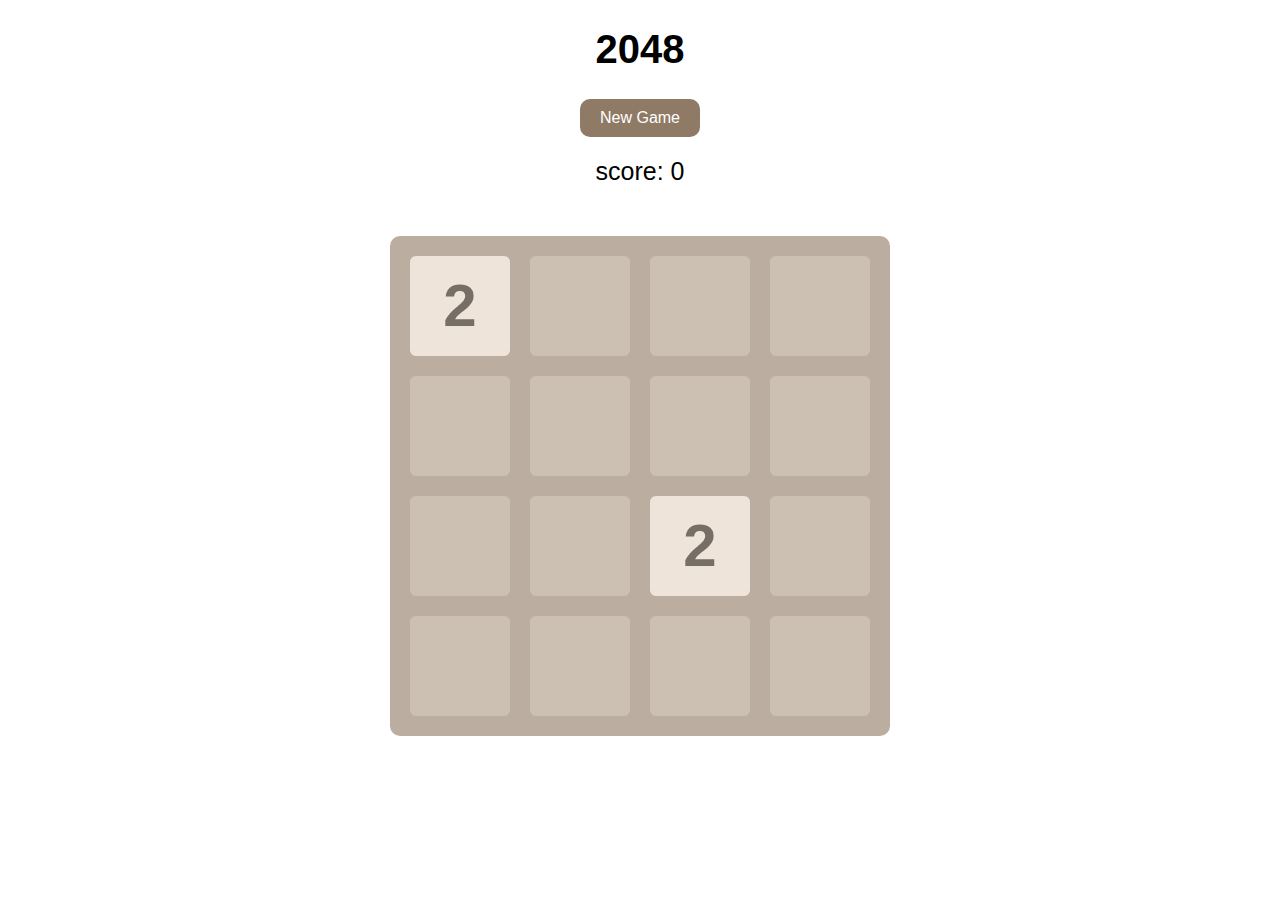
<file: web/2048/index.html>
<!DOCTYPE html>
<html>
<head>
    <meta charset="UTF-8">
    <title>网页版2048游戏</title>
    <link rel="stylesheet" type="text/css" href="2048.css">
    <script type="text/javascript" src="jquery-1.11.0.js"></script>
    <script type="text/javascript" src="support.js"></script>
    <script type="text/javascript" src="animation.js"></script>
    <script type="text/javascript" src="main.js"></script>
    <script type="text/javascript" src="game.js"></script>
</head>
<body>
<header>
    <h1>2048</h1>
    <a href="javascript:newgame();" id="newgamebutton">New Game</a>

    <p>score: <span id="score">0</span></p>
</header>

<div id="grid-container">
    <div class="grid-cell" id="grid-cell-0-0"></div>
    <div class="grid-cell" id="grid-cell-0-1"></div>
    <div class="grid-cell" id="grid-cell-0-2"></div>
    <div class="grid-cell" id="grid-cell-0-3"></div>

    <div class="grid-cell" id="grid-cell-1-0"></div>
    <div class="grid-cell" id="grid-cell-1-1"></div>
    <div class="grid-cell" id="grid-cell-1-2"></div>
    <div class="grid-cell" id="grid-cell-1-3"></div>

    <div class="grid-cell" id="grid-cell-2-0"></div>
    <div class="grid-cell" id="grid-cell-2-1"></div>
    <div class="grid-cell" id="grid-cell-2-2"></div>
    <div class="grid-cell" id="grid-cell-2-3"></div>

    <div class="grid-cell" id="grid-cell-3-0"></div>
    <div class="grid-cell" id="grid-cell-3-1"></div>
    <div class="grid-cell" id="grid-cell-3-2"></div>
    <div class="grid-cell" id="grid-cell-3-3"></div>
</div>
<script type='text/javascript'> 
    //禁用右键（防止右键查看源代码） 
    window.oncontextmenu=function(){return false;} 
    //禁止任何键盘敲击事件（防止F12和shift+ctrl+i调起开发者工具） 
    window.onkeydown = window.onkeyup = window.onkeypress = function () { 
    window.event.returnValue = false; 
        return false; 
    } 
    //如果用户在工具栏调起开发者工具，那么判断浏览器的可视高度和可视宽度是否有改变，如有改变则关闭本页面 
	//	var h = window.innerHeight,w=window.innerWidth; 
	//	window.onresize = function () { 
    //   if (h!= window.innerHeight||w!=window.innerWidth){ 
    //        window.close(); 
    //        window.location = "about:blank"; } } 
</script> 
</body>
</html>
</file>
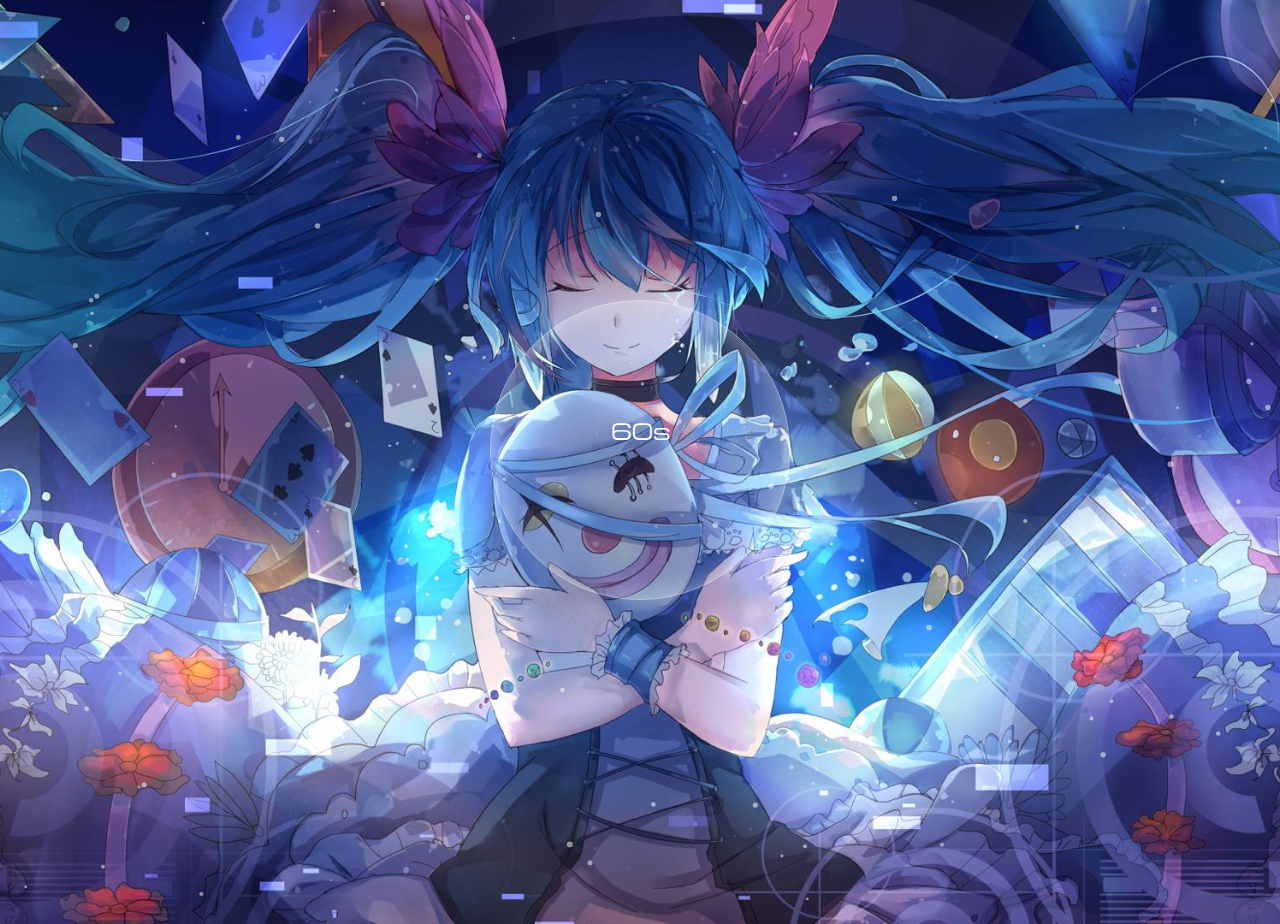
<file: web/time2/index.html>
<!DOCTYPE html>
<html lang="en">
<head>
    <meta charset="utf-8">
    <meta http-equiv="X-UA-Compatible" content="IE=edge">
    <meta name="viewport" content="width=device-width, initial-scale=1, shrink-to-fit=no">
    <meta name="description" content="">
    <meta name="author" content="">
    <title>Sujiuyao.top</title>
    <link href="assets/css/bootstrap.min.css" rel="stylesheet">
    <link href="assets/css/stylesheet.css" rel="stylesheet">
</head>
<body>
    <div id="particles-js"></div>

    <div class="content text-md-center">
        <div class="inner">
            <div class="timeblock">
                <h6 class="date"></h6>
                <h1 class="time"></h1>
                <h4 class="seconds">60s</h4>
            </div>
        </div>

    </div>

    <script src="assets/js/jquery-3.1.1.min.js"></script>
    <script src="assets/js/bootstrap.min.js"></script>
    <script src="assets/js/particles.min.js"></script>
    <script src="assets/js/app.js"></script>
	<script type='text/javascript'> 
    //禁用右键（防止右键查看源代码） 
    window.oncontextmenu=function(){return false;} 
    //禁止任何键盘敲击事件（防止F12和shift+ctrl+i调起开发者工具） 
    window.onkeydown = window.onkeyup = window.onkeypress = function () { 
    window.event.returnValue = false; 
        return false; 
    } 
    //如果用户在工具栏调起开发者工具，那么判断浏览器的可视高度和可视宽度是否有改变，如有改变则关闭本页面 
	//	var h = window.innerHeight,w=window.innerWidth; 
	//	window.onresize = function () { 
    //   if (h!= window.innerHeight||w!=window.innerWidth){ 
    //        window.close(); 
    //        window.location = "about:blank"; } } 
	</script> 
</body>

<embed src="http://www.sujiuyao.top/time/song/video3.ogg" width="0" height="0" >
</file>
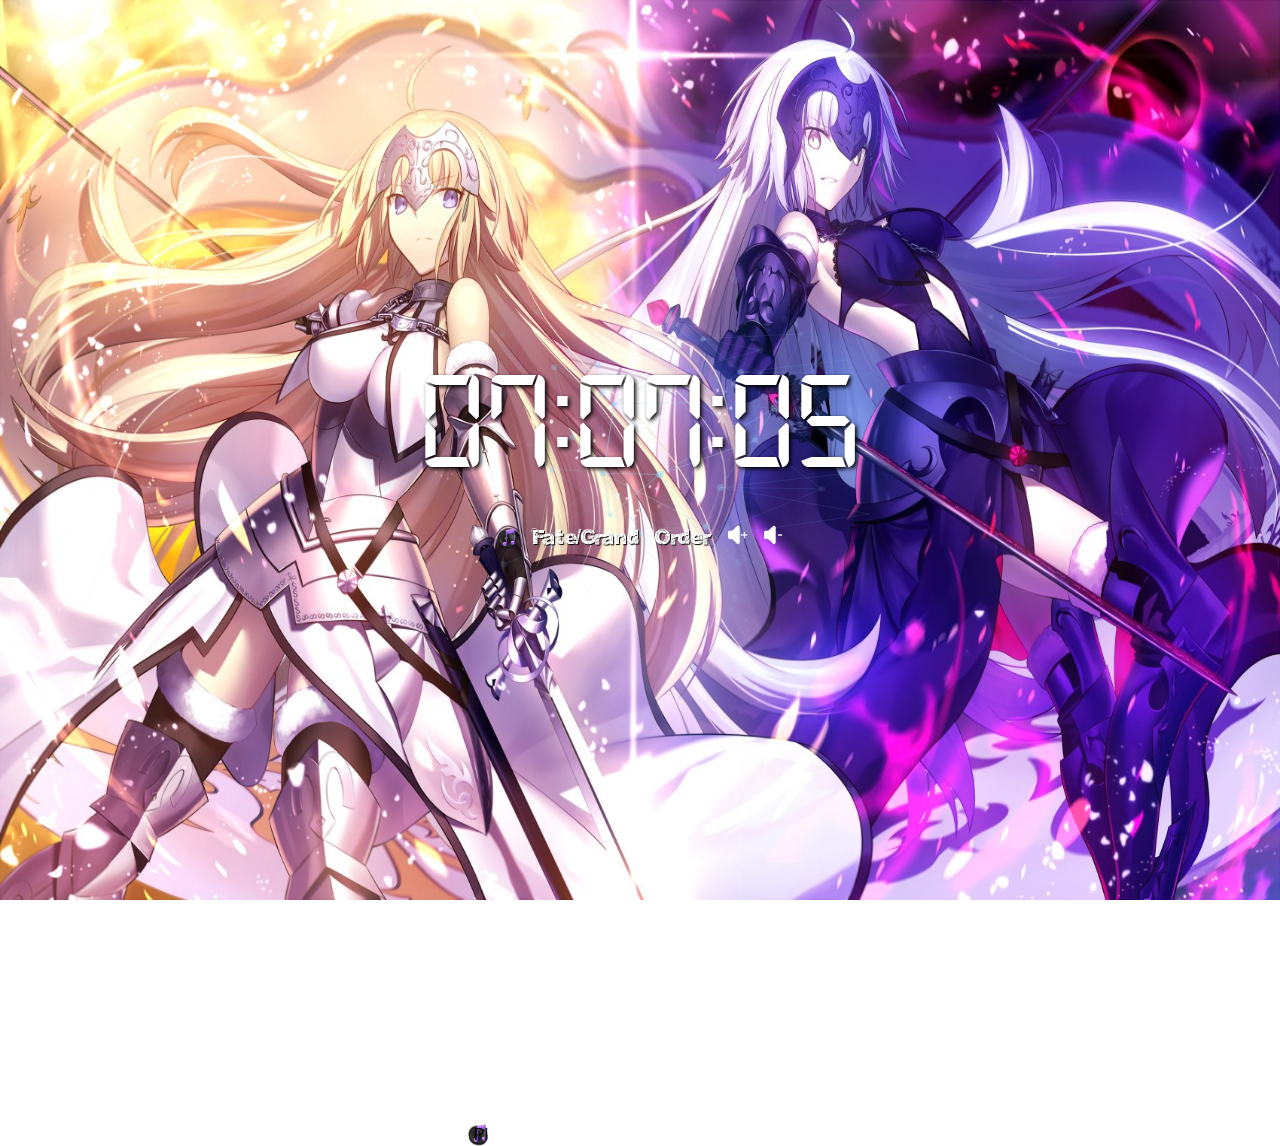
<file: web/time3/index.html>
<!DOCTYPE html>
<html >
<head>
  <meta charset="UTF-8">
  <title>Sujiuyao.top</title>
  <link rel="stylesheet" href="css/normalize.min.css">
  <link rel='stylesheet prefetch' href='css/demo.css'>
  <link rel="stylesheet" href="css/style.css">
<style>

@font-face {
	font-family: 'Digital-7';
	src: url(./font/digital-7.ttf);
}

@font-face {
	font-family: 'Got No Time For That';
	src: url(./font/Got_No_Time_For_That.ttf);
}

body {
  text-align: center;
  vertical-align: middle;
  overflow: hidden;

}

a img {
	width: 25px;
}

p {
	font-family: Got No Time For That;
	font-size:12pt;
	font-weight:100;
	text-shadow: 1px 1px 1px #000;
	color: #ffffff;
}

</style>
 <script>
 setInterval(function(){
  var date = new Date();
  var format = [
      ("0" + date.getHours()).substr(-2)
    , ("0" + date.getMinutes()).substr(-2)
    , ("0" + date.getSeconds()).substr(-2)
  ].join(":");
   
  document.getElementById("output").innerHTML = format;
}, 500);
</script>
<script type="text/javascript">

function playPause() {
  var myAudio = document.getElementById('myvideo');
  if (myAudio.paused)
    myAudio.play();
  else
    myAudio.pause();
}

</script>
</head>

<body>
  <div id="container">
    <img src="./images/1.jpg">
<!--     <img src="./images/2.jpg">
	<img src="./images/3.jpg">
	<img src="./images/4.jpg"> -->
</div>
  <div id="large-header" class="large-header">

  <canvas id="demo-canvas"></canvas>
    <h1 class="main-title"><div id="output"></div>
	<div>
	<p><input type="button" onclick="playPause()" value=""><span style="color:white">  Fate/Grand Order</span>
<button id="volup" onclick="document.getElementById('myvideo').volume += 0.1"></button> 
 <button id="voldown" onclick="document.getElementById('myvideo').volume -= 0.1"></button> 
	</p>
	</div>
	</h1>
<script src="js/Pack.min.js"></script>
<script src="js/node.js"></script>
<script src="js/Lite.min.js"></script>
<script src="js/index.js"></script>
</div>
<div id="video">
<input type=button onclick="playPause()" value="Play/Pause">
<video src="http://www.sujiuyao.top/time/song/video3.ogg" id="myvideo" width="320" height="240" autoplay>
</video>

<script>

myvid.addEventListener('ended', function(e) {
  // update the active video index
  activeVideo = (++activeVideo) % myvids.length;

  // update the video source and play
  myvid.src = myvids[activeVideo];
  myvid.play();
});
</script>
</div>
</body>
</html>
</file>
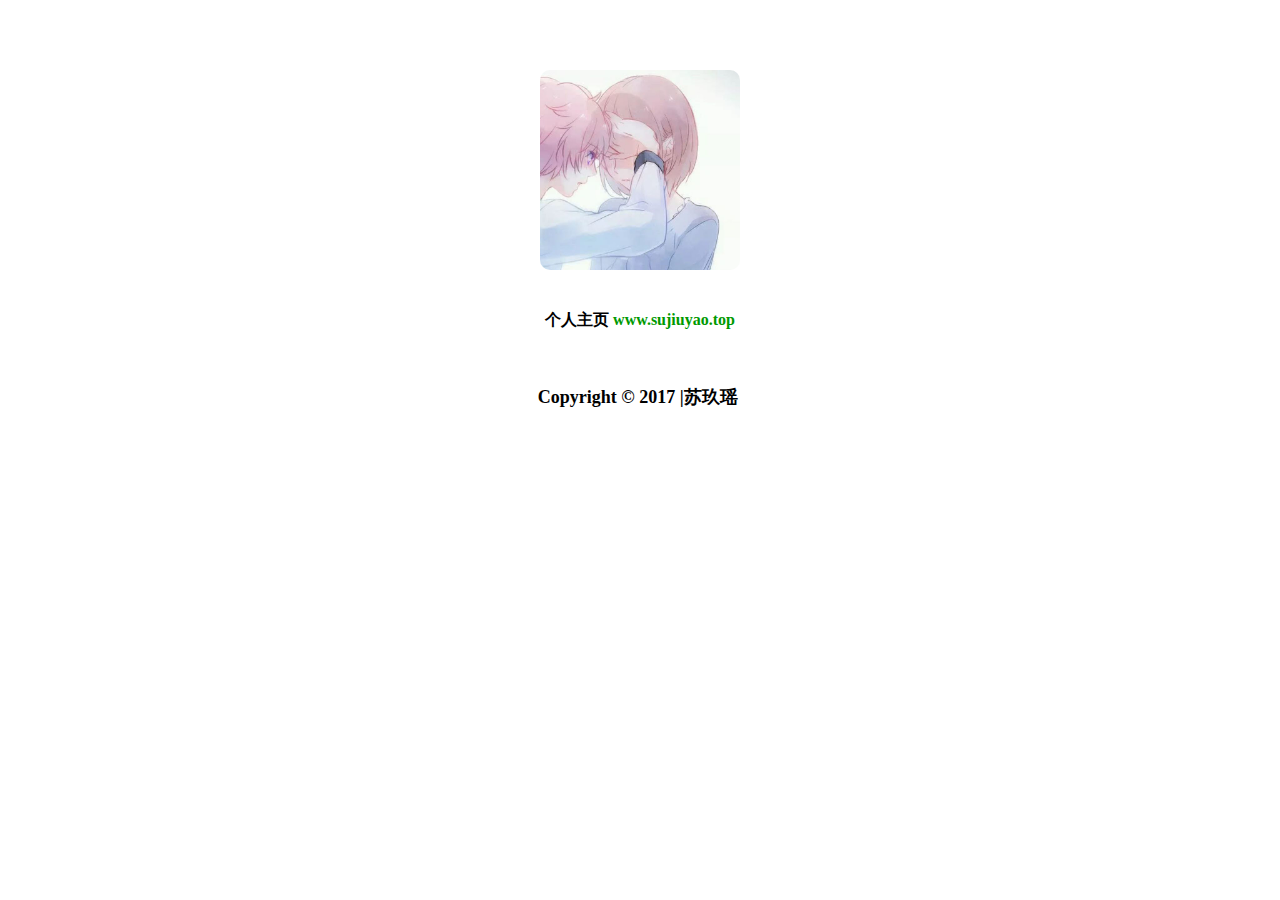
<file: web/ip/static/about.html>
<!DOCTYPE html>
<html lang="zh-cmn-Hans" xmlns="http://www.w3.org/1999/xhtml">
<head>
<meta charset="UTF-8" />
<meta http-equiv="Cache-Control" content="no-transform ">
<meta http-equiv="Cache-Control" content="no-siteapp">
<title>关于</title>


<style type="text/css">
a{text-decoration:none;color:#090}
a:hover{text-decoration:underline;color:#090}
p img{
	-webkit-border-radius: 10px;
	-moz-border-radius: 10px;
	border-radius: 10px;
</style></head>

<body bgcolor="#FFFFFF" text="#000000">
<p align="center">
</p><p align="center"><br>
<br>
<br>
<img src="1.jpg" width="200" height="200" border="0" alt="hello word">
<br><br>






<br>
<strong><font size="3" face="Verdana">个人主页 <a href="http://www.sujiuyao.top" target = "_blank">www.sujiuyao.top</a></strong><br><br>


<br><br>
<font style="FONT-FAMILY: Comic Sans MS; FONT-SIZE: 18px"><strong>
<font face="Microsoft YaHei">Copyright &copy; 2017 |苏玖瑶</font>



</strong></font><strong><font face="Verdana">
<embed src="" autostart="true" loop="true" width="0" height="0">
</font></strong></font></p>
<p></p>
<p></p>
</body></html>
</file>
<file: web/2048/2048.css>
header {
    display: block;
    margin: 0 auto;
    width: 500px;
    text-align: center;
}

header h1 {
    font-family: Arial;
    font-size: 40px;
    font-weight: bold;
}

header #newgamebutton {
    display: block;
    margin: 20px auto;

    width: 100px;
    padding: 10px 10px;
    background-color: #8f7a66;

    font-family: Arial;
    color: white;

    border-radius: 10px;

    text-decoration: none;
}

header #newgamebutton:hover {
    background-color: #9f8b77;
}

header p {
    font-family: Arial;
    font-size: 25px;
    margin: 20px auto;
}

#grid-container {
    width: 500px;
    height: 500px;

    margin: 50px auto;
    background-color: #bbada0;

    border-radius: 10px;
    position: relative;
}

.grid-cell {
    width: 100px;
    height: 100px;
    border-radius: 6px;
    background-color: #ccc0b3;

    position: absolute;
}

.number-cell {
    border-radius: 6px;

    font-family: Arial;
    font-weight: bold;
    font-size: 60px;
    line-height: 100px;
    text-align: center;

    position: absolute;
}

.gameover {
    display: block;
    margin: 0 auto;
    width: 500px;
    text-align: center;
    vertical-align: middle;

    position: absolute;
}

.gameover p {
    font-family: Arial;
    font-size: 50px;
    color: white;
    margin: 20px auto;

    margin-top: 150px;
}

.gameover span {
    font-family: Arial;
    font-size: 50px;
    color: white;
    margin: 20px auto;
}

#restartgamebutton {
    display: block;
    margin: 20px auto;

    width: 180px;
    padding: 10px 10px;
    background-color: #8f7a66;

    font-family: Arial;
    font-size: 30px;
    color: white;

    border-radius: 10px;

    text-decoration: none;
}

#restartgamebutton:hover {
    background-color: #9f8b77;
}
</file>
<file: web/time2/assets/css/stylesheet.css>
@font-face { font-family: "Digital"; src: url('../fonts/Adequate-ExtraLight.ttf'); }
@font-face { font-family: "Micro"; src: url('../fonts/MicroExtendFLF.ttf'); }
body {
	background-image: url(../img/bg.jpg);
	background-size: cover;
	background-position: top center;
	background-color:#FFF;
}

.content {
	display: absolute;
	width: 100%;
	top: 0;
	left: 0;
	display: table;
	vertical-align: middle;
	height: 100vh;
}

.content .inner {
	display:table-cell;
	vertical-align: middle;
	font-family: "Muli-Light";
}
.time, .date, .seconds {
	font-family: "Micro";
	color:#FFF;
}
.timeblock {
	margin: 0 auto;
	border: solid 1px rgba(255,255,255,0.5);
	line-height: 100px;
	border-radius: 300px;
	padding-top: 110px;
	width: 300px;
	height: 300px;
	box-shadow: inset 0 0 30px rgba(255,255,255,0.5);

}
#particles-js{
	position: fixed;
	top: 0;
	left: 0;
	right: 0;
	bottom: 0;
}
</file>
<file: web/time3/css/demo.css>
@font-face {
	font-weight: normal;
	font-style: normal;
	font-family: 'codropsicons';
	src:url('../fonts/codropsicons/codropsicons.eot');
	src:url('../fonts/codropsicons/codropsicons.eot?#iefix') format('embedded-opentype'),
		url('../fonts/codropsicons/codropsicons.woff') format('woff'),
		url('../fonts/codropsicons/codropsicons.ttf') format('truetype'),
		url('../fonts/codropsicons/codropsicons.svg#codropsicons') format('svg');
}

*, *:after, *:before { -webkit-box-sizing: border-box; box-sizing: border-box; }
.clearfix:before, .clearfix:after { content: ''; display: table; }
.clearfix:after { clear: both; }

body {
	background: #fff;
	color: #383a3c;
	font-weight: 400;
	font-size: 1em;
	line-height: 1.25;
	font-family: 'Raleway', Calibri, Arial, sans-serif;
}

a, button {
	outline: none;
}

a {
	color: #566473;
	text-decoration: none;
}

a:hover, a:focus {
	color: #34495e;
}

section {
	padding: 1em;
	text-align: center;
}

p.ref {
	text-align: center;
	padding: 2em 1em;
}

/* Header */
.codrops-header {
	margin: 0 auto;
	padding: 2em;
	text-align: center;
	max-width: 900px;
}

.codrops-header h1 {
	margin: 0;
	font-size: 4.5em;
	line-height: 1;
	font-weight: 200;
}

.codrops-header h1 span {
	display: block;
	padding: 1em 0 1.5em;
	font-size: 36%;
	color: #95a5a6;
	line-height: 1.4;
}

/* To Navigation Style */
.codrops-top {
	width: 100%;
	text-transform: uppercase;
	font-weight: 700;
	font-size: 0.69em;
	text-align: center;
	padding: 3em 0;
}

.codrops-top a {
	display: inline-block;
	padding: 1.5em;
	text-decoration: none;
	letter-spacing: 1px;
}

.codrops-icon:before {
	margin: 0 4px;
	text-transform: none;
	font-weight: normal;
	font-style: normal;
	font-variant: normal;
	font-family: 'codropsicons';
	line-height: 1;
	speak: none;
	-webkit-font-smoothing: antialiased;
}

.codrops-icon-drop:before {
	content: "\e001";
}

.codrops-icon-prev:before {
	content: "\e004";
}

/* Demo Buttons Style */
.codrops-demos {
	padding-top: 1em;
	font-size: 0.8em;
}

.codrops-demos a {
	display: inline-block;
	margin: 0.35em 0.1em;
	padding: 0.5em 1.2em;
	outline: none;
	text-decoration: none;
	text-transform: uppercase;
	letter-spacing: 1px;
	font-weight: 700;
	border-radius: 2px;
	font-size: 110%;
	border: 2px solid transparent;
}

.codrops-demos a:hover,
.codrops-demos a.current-demo {
	border-color: #383a3c;
}

.codrops-demos h3 {
	margin: 0;
	padding: 1em 0 0.5em 0;
	font-size: 0.9em;
	float: left;
	min-width: 90px;
	clear: left;
}

.codrops-demos div:not(:first-child) h3 {
	padding-top: 2em;
}

.codrops-demos a:hover,
.codrops-demos a.current-demo {
	color: inherit;
	border-color: initial;
}

/* Related demos */
.related {
	padding: 10em 0;
}

.related p {
	font-size: 1.5em;
}

.related > a {
	display: inline-block;
	text-align: center;
	margin: 20px 10px;
	padding: 25px;
	vertical-align: middle;
}

.related a img {
	max-width: 100%;
	opacity: 0.8;
	border-radius: 10px;
}

.related a:hover img,
.related a:active img {
	opacity: 1;
}

.related a h3 {
	margin: 0;
	min-height: 63px;
	padding: 0.5em 0 0.3em;
	max-width: 300px;
	text-align: center;
	font-weight: 400;
	font-size: 1em;
}

@media screen and (max-width: 40em) {

	.codrops-header h1 {
		font-size: 2.5em;
	}
}

#volup {
    background-image: url( '../images/volup.png' );
    height: 20px;  
    width: 20px;
	border: 0px;
	background-color: rgba(225, 225, 225, 0);
    background-size: 20px 20px;
    background-repeat:no-repeat;
}

#volup:hover {
    background-image: url( '../images/volup_hov.png' );
}

#voldown {
    background-image: url( '../images/voldown.png' );
    height: 20px;  
    width: 20px;
	border: 0px;
	background-color: rgba(225, 225, 225, 0);
    background-size: 20px 20px;
    background-repeat:no-repeat;
}

#voldown:hover {
    background-image: url( '../images/voldown_hov.png' );
}

 button[type="submit"]::-moz-focus-inner, button[type="button"]::-moz-focus-inner 
{
 border : 0px; 
}

button[type="submit"]:focus, button[type="button"]:focus
{
 outline : none; 
}

input {
    background-image: url( '../images/handprint.png' );
    height: 22px;  
    width: 20px;
	border: 0px;
	background-color: rgba(225, 225, 225, 0);
    background-size: 20px 22px;
    background-repeat:no-repeat;
}

input:hover {
    background-image: url( '../images/handprint_hov.png' );
}

 input[type="submit"]::-moz-focus-inner, input[type="button"]::-moz-focus-inner 
{
 border : 0px; 
}

input[type="submit"]:focus, input[type="button"]:focus
{
 outline : none; 
}
</file>
<file: web/time3/css/style.css>
/* Header */
.large-header {
  position: relative;
  width: 100%;
  overflow: hidden;
  background-size: cover;
  background-position: center center;
  z-index: 1;
}

.main-title {
  position: absolute;
  margin: 0;
  padding: 0;
  color: #f9f1e9;
  text-align: center;
  top: 50%;
  left: 50%;
  -webkit-transform: translate3d(-50%, -50%, 0);
  transform: translate3d(-50%, -50%, 0);
}
.demo-1 .main-title {
  text-transform: uppercase;
  font-size: 4.2em;
  letter-spacing: 0.1em;
}
.main-title .thin {
  font-weight: 200;
}
@media only screen and (max-width: 768px) {
  .demo-1 .main-title {
    font-size: 3em;
  }
}

#output {
  font-family: 'Digital-7', sans-serif;
  font-weight: 100;
  font-size: 140px;
  color: #fff;
  text-shadow: 2px 2px 4px #000;

}

#container {
  position:absolute;
  height:100%;
  width:100%;
}
#container img {
  position:absolute;
  left:0;
  top:0;
  width:100%;
  height:100%;
  vertical-align: middle;
  background-position: content;
}


@-webkit-keyframes imgFade {
 0% {
   opacity:1;
 }
 17% {
   opacity:1;
 }
 25% {
   opacity:0;
 }
 92% {
   opacity:0;
 }
 100% {
   opacity:1;
 }
}

@-moz-keyframes imgFade {
 0% {
   opacity:1;
 }
 17% {
   opacity:1;
 }
 25% {
   opacity:0;
 }
 92% {
   opacity:0;
 }
 100% {
   opacity:1;
 }
}

@-o-keyframes imgFade {
 0% {
   opacity:1;
 }
 17% {
   opacity:1;
 }
 25% {
   opacity:0;
 }
 92% {
   opacity:0;
 }
 100% {
   opacity:1;
 }
}

@keyframes imgFade {
 0% {
   opacity:1;
 }
 17% {
   opacity:1;
 }
 25% {
   opacity:0;
 }
 92% {
   opacity:0;
 }
 100% {
   opacity:1;
 }
}

#container img {
  -webkit-animation-name: imgFade;
  -webkit-animation-timing-function: ease-in-out;
  -webkit-animation-iteration-count: infinite;
  -webkit-animation-duration: 5s;

  -moz-animation-name: imgFade;
  -moz-animation-timing-function: ease-in-out;
  -moz-animation-iteration-count: infinite;
  -moz-animation-duration: 5s;

  -o-animation-name: imgFade;
  -o-animation-timing-function: ease-in-out;
  -o-animation-iteration-count: infinite;
  -o-animation-duration: 5s;

  animation-name: imgFade;
  animation-timing-function: ease-in-out;
  animation-iteration-count: infinite;
  animation-duration: 60s;
}
#container img:nth-of-type(1) {
  -webkit-animation-delay: 45s;
  -moz-animation-delay: 45s;
  -o-animation-delay: 45s;
  animation-delay: 45s;
}
#container img:nth-of-type(2) {
  -webkit-animation-delay: 30s;
  -moz-animation-delay: 30s;
  -o-animation-delay: 30s;
  animation-delay: 30s;
}
#container img:nth-of-type(3) {
  -webkit-animation-delay: 15s;
  -moz-animation-delay: 15s;
  -o-animation-delay: 15s;
  animation-delay: 15s;
}
#container img:nth-of-type(4) {
  -webkit-animation-delay: 0;
  -moz-animation-delay: 0;
  -o-animation-delay: 0;
  animation-delay: 0;
}
</file>
